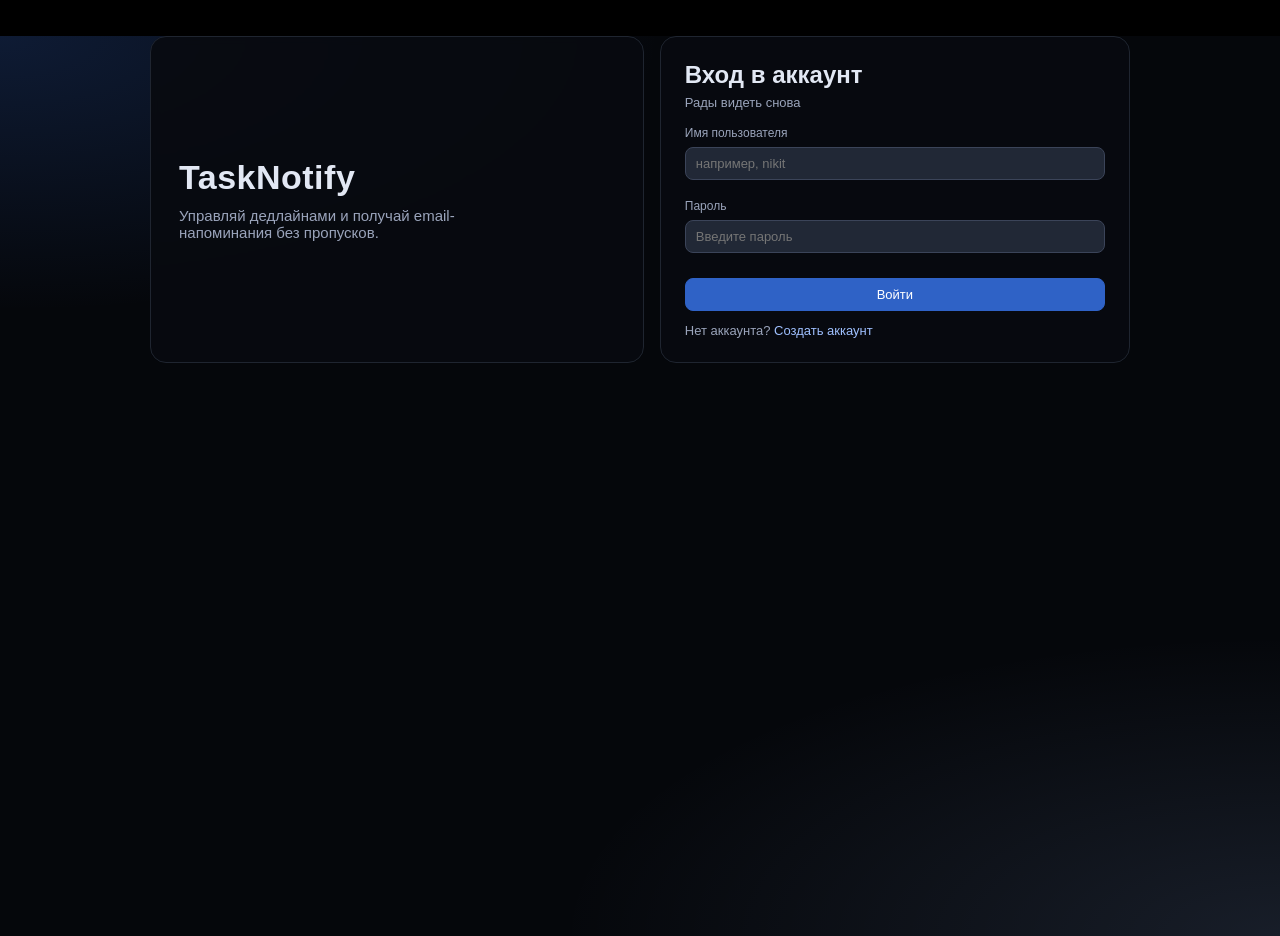
<file: app/frontend/index.html>
<!doctype html>
<html lang="ru">
<head>
  <meta charset="UTF-8">
  <meta name="viewport" content="width=device-width, initial-scale=1.0">
  <title>TaskNotify</title>
  <link rel="stylesheet" href="./styles.css">
</head>
<body>
  <div class="workspace">
    <main class="main-content">
      <div class="auth-topbar">
        <div class="auth-title">
          <strong id="authHeaderTitle">Профиль</strong>
          <span id="authHeaderSubtitle">Загрузка профиля...</span>
        </div>
        <div class="auth-actions">
          <a class="btn hidden" id="goAuthLink" href="./auth.html">Вход / регистрация</a>
          <button id="logoutBtn" class="btn btn-danger" type="button">Выйти</button>
        </div>
      </div>

      <section class="dashboard-strip">
        <article class="stat-card">
          <span>Задач сегодня</span>
          <strong id="tasksTodayCount">0</strong>
        </article>
        <article class="stat-card">
          <span>В работе</span>
          <strong id="inProgressCount">0</strong>
        </article>
        <article class="stat-card">
          <span>Просрочено</span>
          <strong id="overdueCount">0</strong>
        </article>
      </section>

      <header class="views-bar">
        <button class="view-tab active" type="button" data-view="all">Все задачи</button>
        <button id="statusViewTab" class="view-tab" type="button" data-view="status">По статусу</button>
      </header>

      <section id="statusFilterPopover" class="status-filter-popover hidden" aria-label="Фильтр задач по статусу">
        <select id="statusViewSelect" class="status-filter-select" size="3" aria-label="Фильтр по статусу">
          <option value="Не начато">Не начато</option>
          <option value="В процессе">В процессе</option>
          <option value="Выполнено">Выполнено</option>
        </select>
      </section>

      <section class="table-wrap">
        <table class="tasks-table">
          <thead>
            <tr>
              <th>Название задачи</th>
              <th>Статус</th>
              <th>Срок</th>
              <th>Приоритет</th>
              <th>Тип задачи</th>
              <th>Описание</th>
            </tr>
          </thead>
          <tbody>
            <tr class="new-task-row">
              <td>
                <div class="inline-name-cell">
                  <input id="taskNameInput" class="table-input" type="text" placeholder="Название задачи">
                  <button class="btn btn-primary btn-inline-add hidden" id="addTaskBtn" type="button">Добавить</button>
                </div>
              </td>
              <td>
                <button id="taskStatusDisplay" class="cell-display" type="button" aria-label="Выбрать статус задачи">Не начато</button>
                <select id="taskStatusInput" class="table-input is-collapsed" aria-label="Статус задачи">
                  <option value="Не начато" selected>Не начато</option>
                  <option value="В процессе">В процессе</option>
                  <option value="Выполнено">Выполнено</option>
                </select>
              </td>
              <td>
                <button id="taskDeadlineTrigger" class="date-trigger hidden" type="button" data-start="" data-end="">Указать дедлайн</button>
              </td>
              <td>
                <select id="taskPriorityInput" class="table-input hidden" aria-label="Приоритет">
                  <option value="Низкий">Низкий</option>
                  <option value="Средний">Средний</option>
                  <option value="Высокий">Высокий</option>
                </select>
              </td>
              <td>
                <button id="taskTypeDisplay" class="cell-display" type="button" aria-label="Указать тип задачи">Указать тип</button>
                <input id="taskTypeInput" class="table-input is-collapsed" type="text" placeholder="Тип задачи">
              </td>
              <td>
                <textarea id="taskDescriptionInput" class="table-input hidden" placeholder="Описание"></textarea>
              </td>
            </tr>
          </tbody>
        </table>
      </section>

      <section class="date-popover hidden" id="deadlinePopover" aria-label="Deadline picker">
        <h3>Дедлайны задачи</h3>
        <label class="field">
          <span>Начало выполнения</span>
          <input id="startDateInput" type="date">
        </label>
        <label class="field">
          <span>Конец выполнения</span>
          <input id="endDateInput" type="date">
        </label>
        <div class="popover-actions">
          <button class="btn btn-primary" id="saveDatesBtn" type="button">Сохранить</button>
          <button class="btn" id="closePopoverBtn" type="button">Закрыть</button>
        </div>
      </section>
    </main>
  </div>

  <script type="module" src="./script.js"></script>
</body>
</html>
</file>
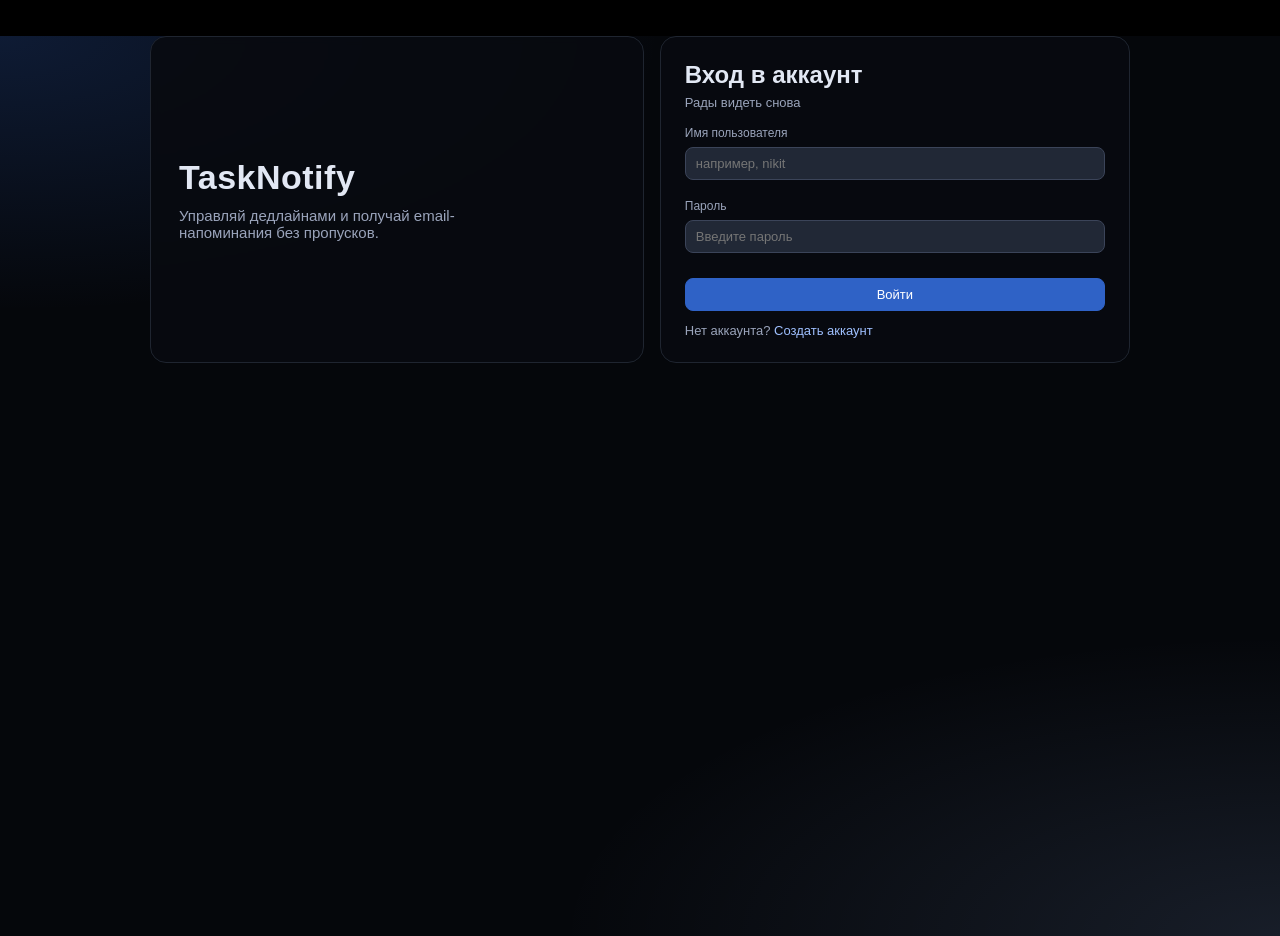
<file: app/frontend/auth.html>
<!doctype html>
<html lang="ru">
<head>
  <meta charset="UTF-8">
  <meta name="viewport" content="width=device-width, initial-scale=1.0">
  <title>TaskNotify - Вход</title>
  <link rel="stylesheet" href="./styles.css">
</head>
<body class="auth-page" data-auth-mode="login">
  <main class="auth-shell">
    <section class="auth-hero">
      <h1>TaskNotify</h1>
      <p>Управляй дедлайнами и получай email-напоминания без пропусков.</p>
    </section>

    <section class="auth-card" aria-label="Вход в аккаунт">
      <h2>Вход в аккаунт</h2>
      <p class="auth-subtitle">Рады видеть снова</p>

      <form id="authForm" class="auth-form-vertical">
        <label class="field">
          <span>Имя пользователя</span>
          <input id="usernameInput" type="text" placeholder="например, nikit" required>
        </label>
        <label class="field">
          <span>Пароль</span>
          <input id="passwordInput" type="password" placeholder="Введите пароль" required>
        </label>
        <button class="btn btn-primary btn-auth-submit" type="submit">Войти</button>
      </form>

      <p id="authFeedback" class="auth-feedback hidden"></p>
      <p class="auth-switch-text">
        Нет аккаунта?
        <a href="./register.html">Создать аккаунт</a>
      </p>
    </section>
  </main>

  <script type="module" src="./auth.js"></script>
</body>
</html>
</file>
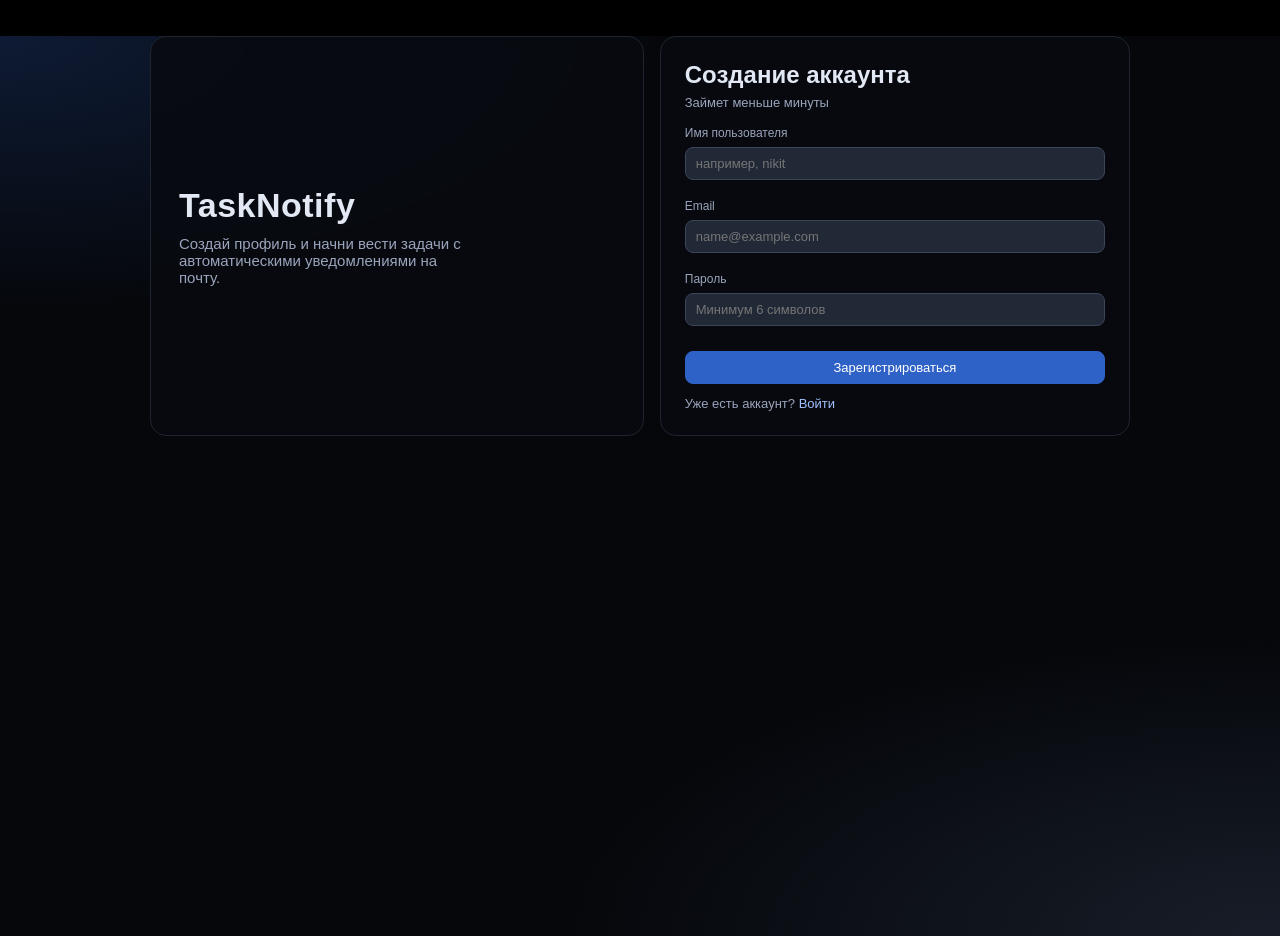
<file: app/frontend/register.html>
<!doctype html>
<html lang="ru">
<head>
  <meta charset="UTF-8">
  <meta name="viewport" content="width=device-width, initial-scale=1.0">
  <title>TaskNotify - Регистрация</title>
  <link rel="stylesheet" href="./styles.css">
</head>
<body class="auth-page" data-auth-mode="register">
  <main class="auth-shell">
    <section class="auth-hero">
      <h1>TaskNotify</h1>
      <p>Создай профиль и начни вести задачи с автоматическими уведомлениями на почту.</p>
    </section>

    <section class="auth-card" aria-label="Регистрация">
      <h2>Создание аккаунта</h2>
      <p class="auth-subtitle">Займет меньше минуты</p>

      <form id="authForm" class="auth-form-vertical">
        <label class="field">
          <span>Имя пользователя</span>
          <input id="usernameInput" type="text" placeholder="например, nikit" required>
        </label>
        <label class="field">
          <span>Email</span>
          <input id="emailInput" type="email" placeholder="name@example.com" required>
        </label>
        <label class="field">
          <span>Пароль</span>
          <input id="passwordInput" type="password" placeholder="Минимум 6 символов" required>
        </label>
        <button class="btn btn-primary btn-auth-submit" type="submit">Зарегистрироваться</button>
      </form>

      <p id="authFeedback" class="auth-feedback hidden"></p>
      <p class="auth-switch-text">
        Уже есть аккаунт?
        <a href="./auth.html">Войти</a>
      </p>
    </section>
  </main>

  <script type="module" src="./auth.js"></script>
</body>
</html>
</file>
<file: app/frontend/styles.css>
:root {
  --bg: #050607;
  --panel: #0b0d10;
  --panel-2: #14181f;
  --line: #171b23;
  --line-soft: #12161d;
  --text: #e2e8f4;
  --muted: #9aa4bb;
}

* {
  box-sizing: border-box;
}

html, body {
  margin: 0;
  min-height: 100%;
  background: #000;
  color: var(--text);
  font-family: Inter, "Segoe UI", Arial, sans-serif;
  color-scheme: dark;
}

.workspace {
  width: min(1700px, 99vw);
  margin: 10px auto;
}

.main-content {
  display: grid;
  gap: 8px;
}

.auth-topbar {
  display: flex;
  justify-content: space-between;
  align-items: center;
  gap: 12px;
  background: var(--panel);
  border: 1px solid var(--line);
  border-radius: 8px;
  padding: 10px 12px;
  margin-bottom: 8px;
}

.dashboard-strip {
  display: grid;
  grid-template-columns: repeat(3, minmax(0, 1fr));
  gap: 8px;
}

.hidden {
  display: none;
}

.stat-card {
  background: #06080c;
  border: 1px solid #1f2530;
  border-radius: 8px;
  padding: 10px 12px;
  display: grid;
  gap: 4px;
}

.stat-card span {
  color: var(--muted);
  font-size: 12px;
}

.stat-card strong {
  font-size: 22px;
  line-height: 1.1;
}

.auth-title {
  display: grid;
  gap: 3px;
}

.auth-title strong {
  font-size: 15px;
}

.auth-title span {
  color: var(--muted);
  font-size: 12px;
}

.auth-actions {
  display: flex;
  gap: 8px;
}

.auth-panel {
  background: var(--panel);
  border: 1px solid var(--line);
  border-radius: 8px;
  padding: 12px;
}

.auth-switch {
  display: inline-flex;
  border: 1px solid #2d3a50;
  border-radius: 8px;
  overflow: hidden;
  margin-bottom: 12px;
}

.auth-switch-btn {
  border: none;
  background: #0f1420;
  color: var(--muted);
  padding: 8px 12px;
  font-size: 13px;
  cursor: pointer;
}

.auth-switch-btn.active {
  background: #1f2a3c;
  color: var(--text);
}

.auth-form {
  display: grid;
  grid-template-columns: repeat(3, minmax(0, 220px));
  gap: 10px;
  align-items: end;
}

.auth-feedback {
  margin: 10px 0 0;
  font-size: 12px;
  color: var(--muted);
}

.auth-feedback.error {
  color: #ffb8b8;
}

.auth-feedback.success {
  color: #9fe6c2;
}

.auth-page {
  min-height: 100vh;
  background:
    radial-gradient(1200px 500px at 0% 0%, rgba(47, 98, 198, 0.22), transparent 55%),
    radial-gradient(1200px 500px at 100% 100%, rgba(159, 192, 255, 0.12), transparent 60%),
    #05070b;
}

.auth-shell {
  width: min(980px, 94vw);
  margin: 36px auto;
  display: grid;
  grid-template-columns: 1.05fr 1fr;
  gap: 16px;
  align-items: stretch;
}

.auth-hero,
.auth-card {
  border: 1px solid #1f2530;
  border-radius: 16px;
  background: rgba(8, 11, 16, 0.9);
  backdrop-filter: blur(4px);
}

.auth-hero {
  padding: 28px;
  display: grid;
  gap: 10px;
  align-content: center;
}

.auth-hero h1 {
  margin: 0;
  font-size: 34px;
  letter-spacing: 0.5px;
}

.auth-hero p {
  margin: 0;
  color: var(--muted);
  font-size: 15px;
  max-width: 34ch;
}

.auth-card {
  padding: 24px;
}

.auth-card h2 {
  margin: 0;
  font-size: 24px;
}

.auth-subtitle {
  margin: 6px 0 16px;
  color: var(--muted);
  font-size: 13px;
}

.auth-form-vertical {
  display: grid;
  gap: 8px;
}

.btn-auth-submit {
  margin-top: 6px;
  width: 100%;
  padding: 10px 14px;
  font-size: 14px;
}

.auth-switch-text {
  margin: 12px 0 0;
  color: var(--muted);
  font-size: 13px;
}

.auth-switch-text a {
  color: #9fc0ff;
  text-decoration: none;
}

.auth-switch-text a:hover {
  text-decoration: underline;
}

.btn {
  border-radius: 8px;
  border: 1px solid #394257;
  background: var(--panel-2);
  color: var(--text);
  padding: 8px 12px;
  font-size: 13px;
  cursor: pointer;
}

.btn-primary {
  border-color: #2f62c6;
  background: #2f62c6;
  color: #fff;
}

.views-bar {
  display: flex;
  gap: 7px;
  padding: 8px;
  border: 1px solid var(--line);
  border-bottom: none;
  background: #06090d;
  border-radius: 8px 8px 0 0;
}

.view-tab {
  border: 1px solid transparent;
  background: transparent;
  color: var(--muted);
  border-radius: 7px;
  padding: 6px 12px;
  font-size: 13px;
  cursor: pointer;
}

.view-tab.active {
  color: var(--text);
  background: #1a2230;
  border-color: #2d3a50;
}

.status-filter-popover {
  position: absolute;
  width: 170px;
  background: #151b25;
  border: 1px solid #303749;
  border-radius: 8px;
  box-shadow: 0 10px 24px rgba(0, 0, 0, 0.45);
  padding: 8px;
  z-index: 18;
}

.status-filter-select {
  width: 100%;
  border: 1px solid #3b4459;
  border-radius: 7px;
  padding: 5px 8px;
  background: #212836;
  color: var(--text);
  font-size: 12px;
}

.table-wrap {
  overflow-x: auto;
  border: 1px solid var(--line);
  border-radius: 0 0 8px 8px;
  background: #06080b;
}

.tasks-table {
  width: 100%;
  min-width: 1520px;
  border-collapse: collapse;
}

.tasks-table th,
.tasks-table td {
  border-right: 1px solid var(--line-soft);
  border-bottom: 1px solid var(--line-soft);
  padding: 12px 14px;
  font-size: 14px;
  line-height: 1.35;
  white-space: nowrap;
  text-align: left;
}

.tasks-table th {
  color: var(--muted);
  font-size: 14px;
  font-weight: 600;
  background: #090c11;
}

.cell-input,
.cell-select,
.cell-textarea {
  width: 100%;
  border: 1px solid #3b4459;
  border-radius: 8px;
  padding: 7px 9px;
  background: #1d2533;
  color: var(--text);
  font-size: 13px;
}

.cell-textarea {
  resize: vertical;
  min-height: 64px;
}

.tasks-table th:last-child,
.tasks-table td:last-child {
  border-right: none;
}

.tasks-table tbody td {
  background: #080b10;
}

.tasks-table tbody tr:hover td {
  background: #0d121a;
}

.tasks-table td:nth-child(1) { width: 300px; }
.tasks-table td:nth-child(2) { width: 150px; }
.tasks-table td:nth-child(3) { width: 250px; }
.tasks-table td:nth-child(4) { width: 140px; }
.tasks-table td:nth-child(5) { width: 180px; }
.tasks-table td:nth-child(6) { width: 380px; max-width: 380px; overflow: hidden; text-overflow: ellipsis; }

.new-task-row td {
  background: #0b1119;
}

/* Compact add-row until task title is typed. */
.new-task-row.is-compact td:not(:first-child) {
  padding-top: 0;
  padding-bottom: 0;
}

.new-task-row.is-compact td:not(:first-child) > * {
  display: none !important;
}

.table-input {
  width: 100%;
  border: 1px solid #3b4459;
  border-radius: 8px;
  padding: 7px 9px;
  background: #1d2533;
  color: var(--text);
  font-size: 13px;
}

.table-input.is-collapsed {
  display: none;
}

.cell-display {
  width: 100%;
  text-align: left;
  border: 1px dashed #3b4459;
  border-radius: 8px;
  padding: 7px 9px;
  background: #0f1420;
  color: var(--muted);
  font-size: 13px;
  cursor: pointer;
}

.cell-display.has-value {
  border-style: solid;
  background: #121a27;
  color: var(--text);
}

.inline-name-cell {
  display: flex;
  gap: 8px;
  align-items: center;
}

.task-title-wrap {
  display: flex;
  gap: 10px;
  align-items: center;
  justify-content: space-between;
}

.btn-danger {
  border-color: #7a2b2b;
  background: #3a1818;
  color: #ffd7d7;
}

.btn-inline-delete {
  white-space: nowrap;
  padding: 7px 10px;
}

/* Hide delete action until user intent (hover/focus). */
.delete-task-btn {
  opacity: 0;
  pointer-events: none;
  transform: translateY(1px);
  transition: opacity 120ms ease, transform 120ms ease;
}

.tasks-table tbody tr:hover .delete-task-btn,
.tasks-table tbody tr:focus-within .delete-task-btn {
  opacity: 1;
  pointer-events: auto;
  transform: translateY(0);
}


.inline-date-inputs {
  display: grid;
  grid-template-columns: 1fr 1fr;
  gap: 6px;
}

.btn-inline-add {
  white-space: nowrap;
  padding: 7px 10px;
}

.pill {
  display: inline-block;
  border-radius: 999px;
  padding: 3px 11px;
  font-size: 12px;
  border: 1px solid transparent;
}

.done { color: #8dddb9; background: #1b3a30; }
.progress { color: #9bc7ff; background: #1e3654; }
.neutral { color: #c6ccda; background: #2b303a; }
.danger { color: #ffc0c0; background: #4c2626; }
.amber { color: #f9de96; background: #4b3d22; }
.violet { color: #efc6f6; background: #4a2a51; }
.mint { color: #99e4d3; background: #1f4a45; }
.mint-outline { color: #8ad7c4; background: #1a3431; border-color: #2d6459; }

.date-trigger {
  border: none;
  background: transparent;
  color: #9fc0ff;
  padding: 0;
  font: inherit;
  cursor: pointer;
  text-decoration: underline;
  text-underline-offset: 3px;
}

.date-popover {
  position: absolute;
  width: 340px;
  background: #171c26;
  border: 1px solid #303749;
  border-radius: 10px;
  box-shadow: 0 16px 30px rgba(0, 0, 0, 0.55);
  padding: 12px;
  z-index: 20;
}

.date-popover.hidden {
  display: none;
}

.date-popover h3 {
  margin: 0 0 12px;
  font-size: 15px;
}

.field {
  display: grid;
  gap: 7px;
  margin-bottom: 11px;
}

.field span {
  color: var(--muted);
  font-size: 12px;
}

.field input,
.field select,
.field textarea {
  width: 100%;
  border: 1px solid #3b4459;
  border-radius: 8px;
  padding: 8px 10px;
  background: #212836;
  color: var(--text);
  font-size: 13px;
}

.field textarea {
  resize: vertical;
  min-height: 72px;
}

.popover-actions {
  display: flex;
  gap: 8px;
  justify-content: flex-end;
}

@media (max-width: 1080px) {
  .auth-topbar {
    flex-wrap: wrap;
  }

  .dashboard-strip {
    grid-template-columns: repeat(2, minmax(0, 1fr));
  }

  .auth-form {
    grid-template-columns: 1fr;
  }

  .auth-shell {
    grid-template-columns: 1fr;
    width: min(560px, 94vw);
  }

  .inline-date-inputs {
    grid-template-columns: 1fr;
  }

  .date-popover {
    position: fixed;
    inset: auto 12px 12px 12px;
    width: auto;
  }
}
</file>
